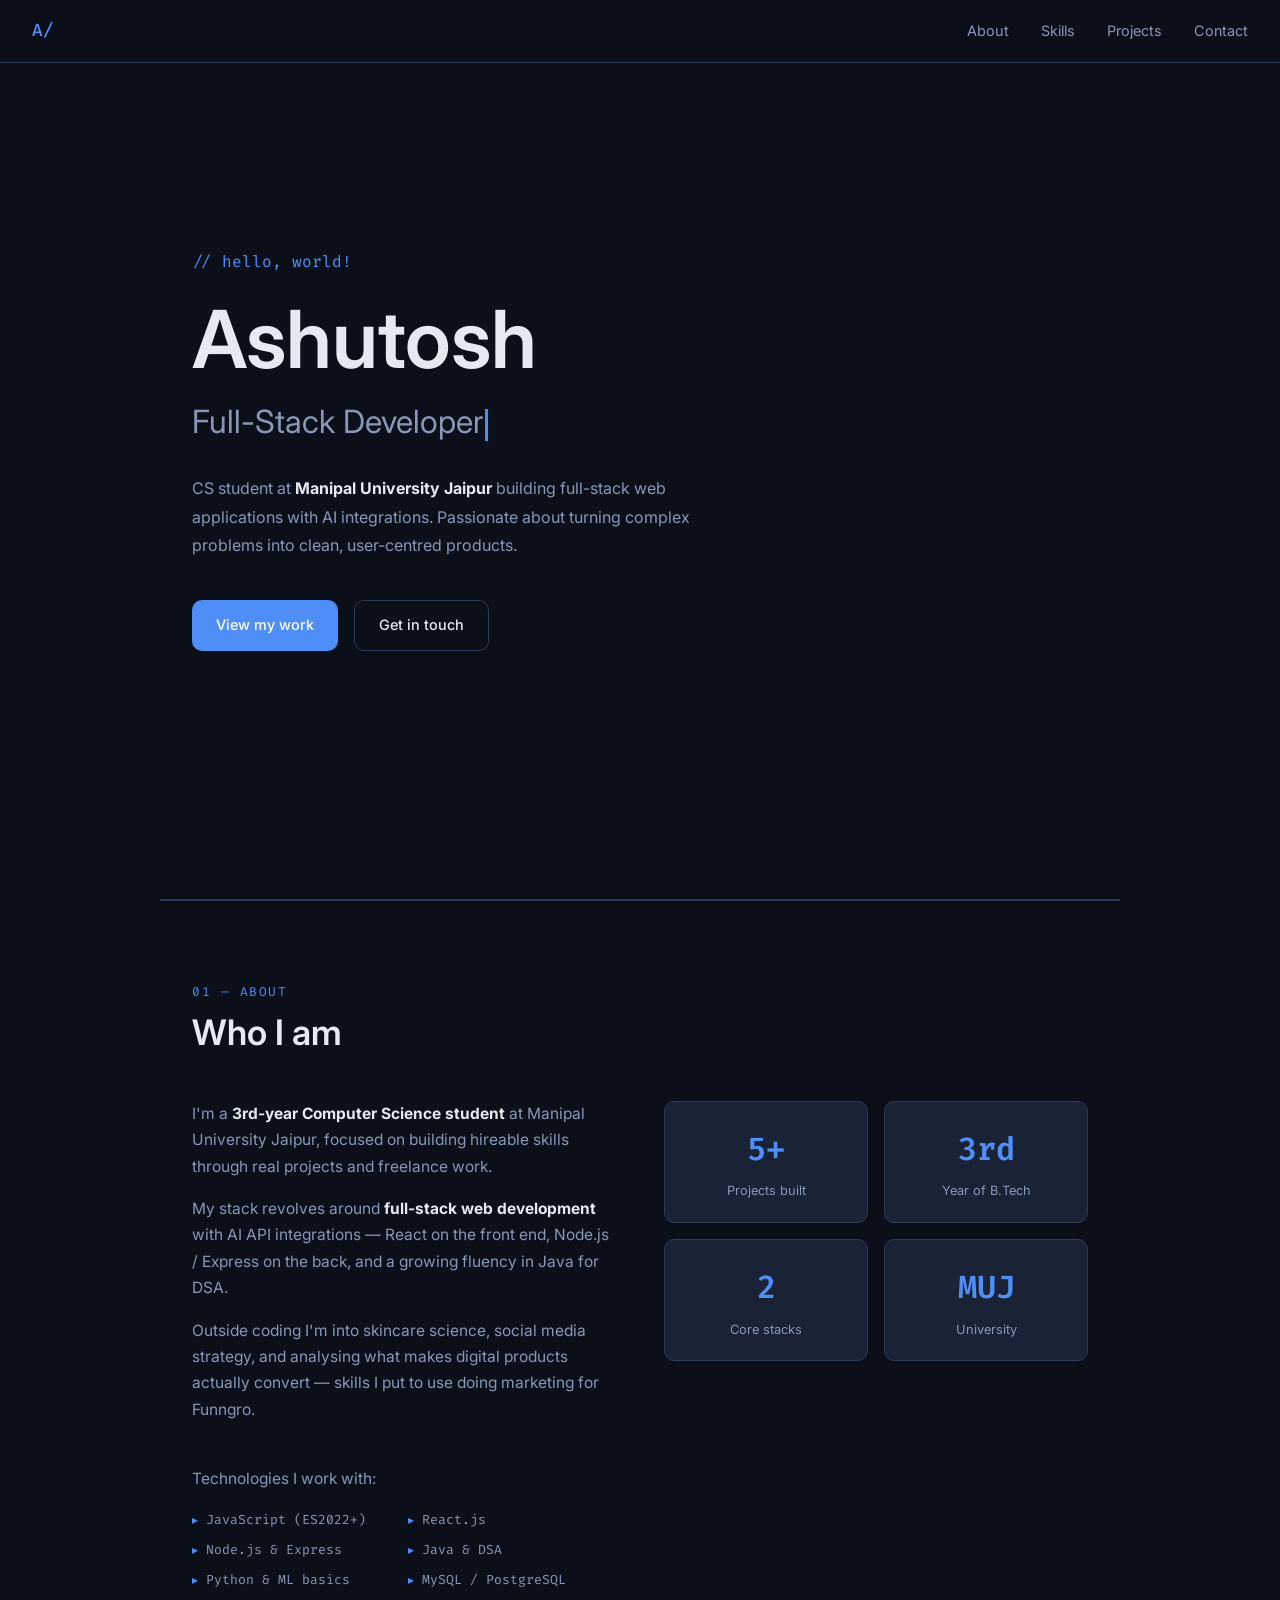
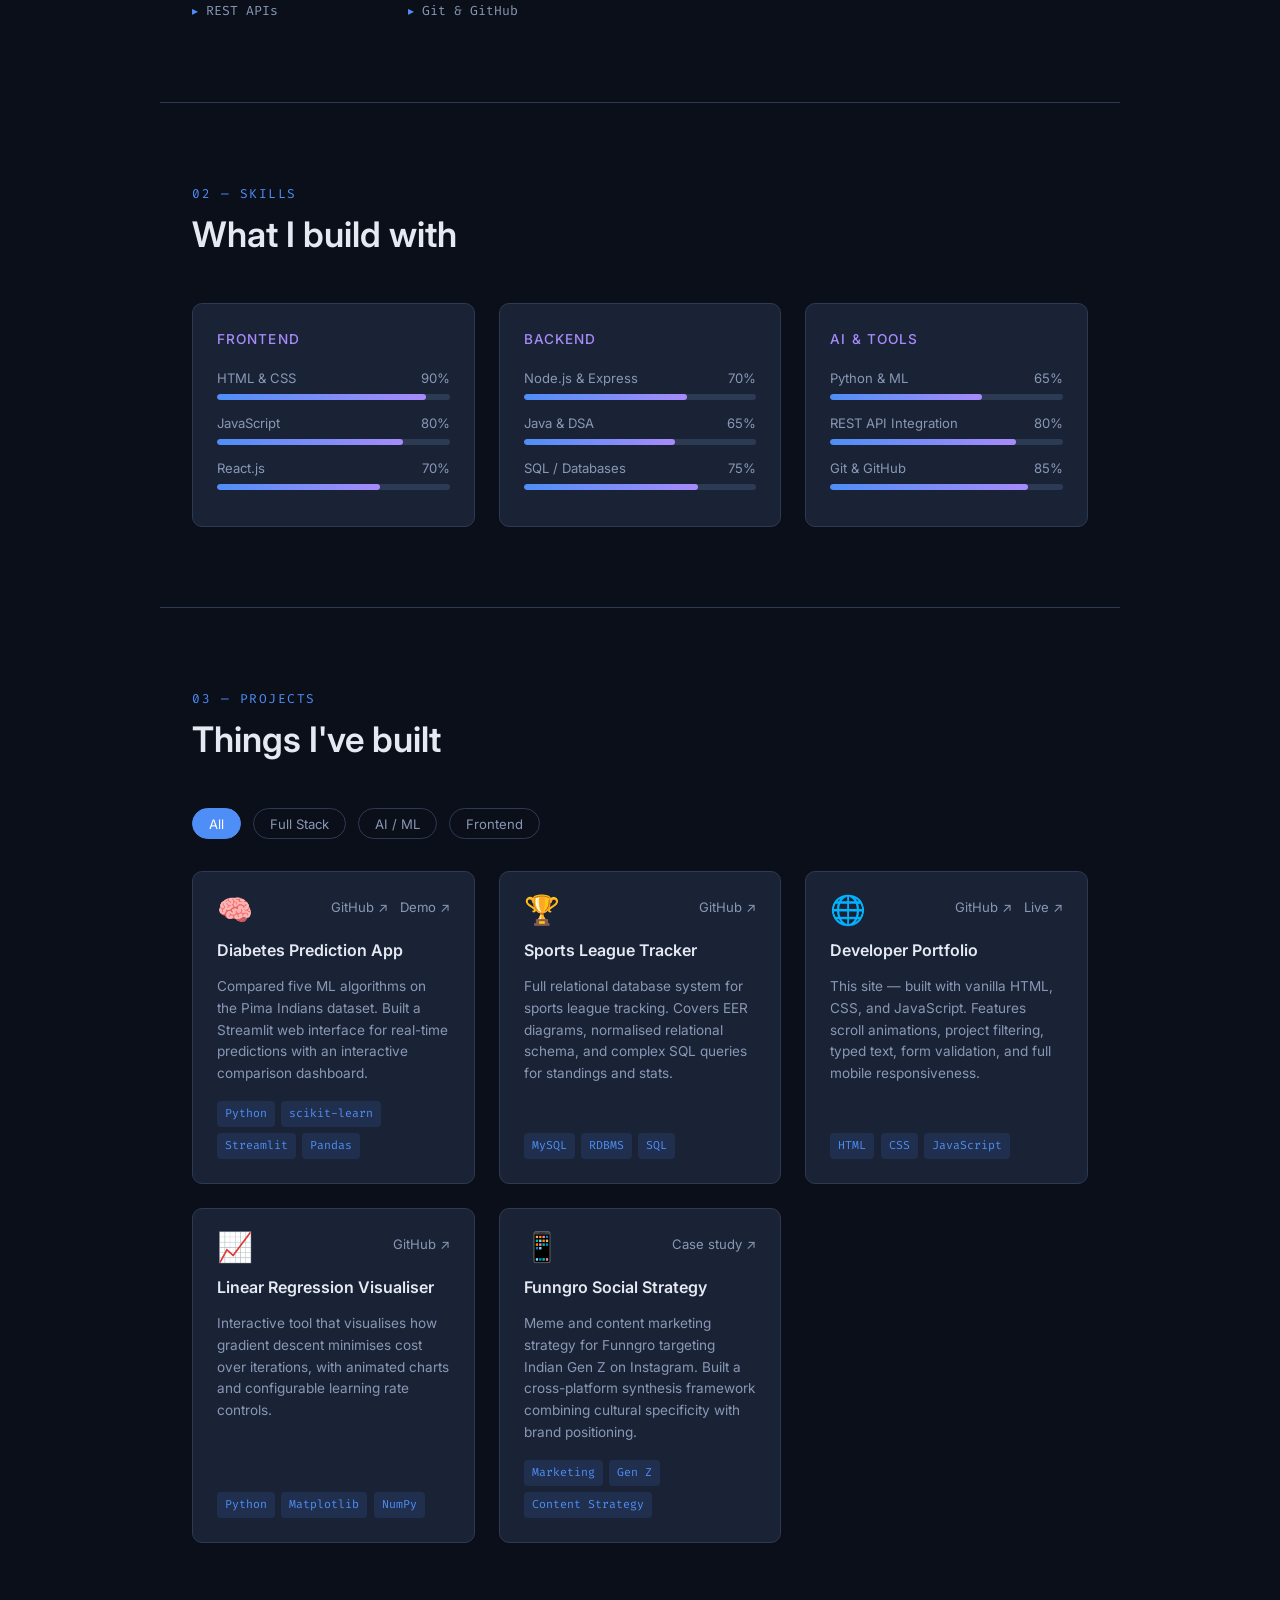
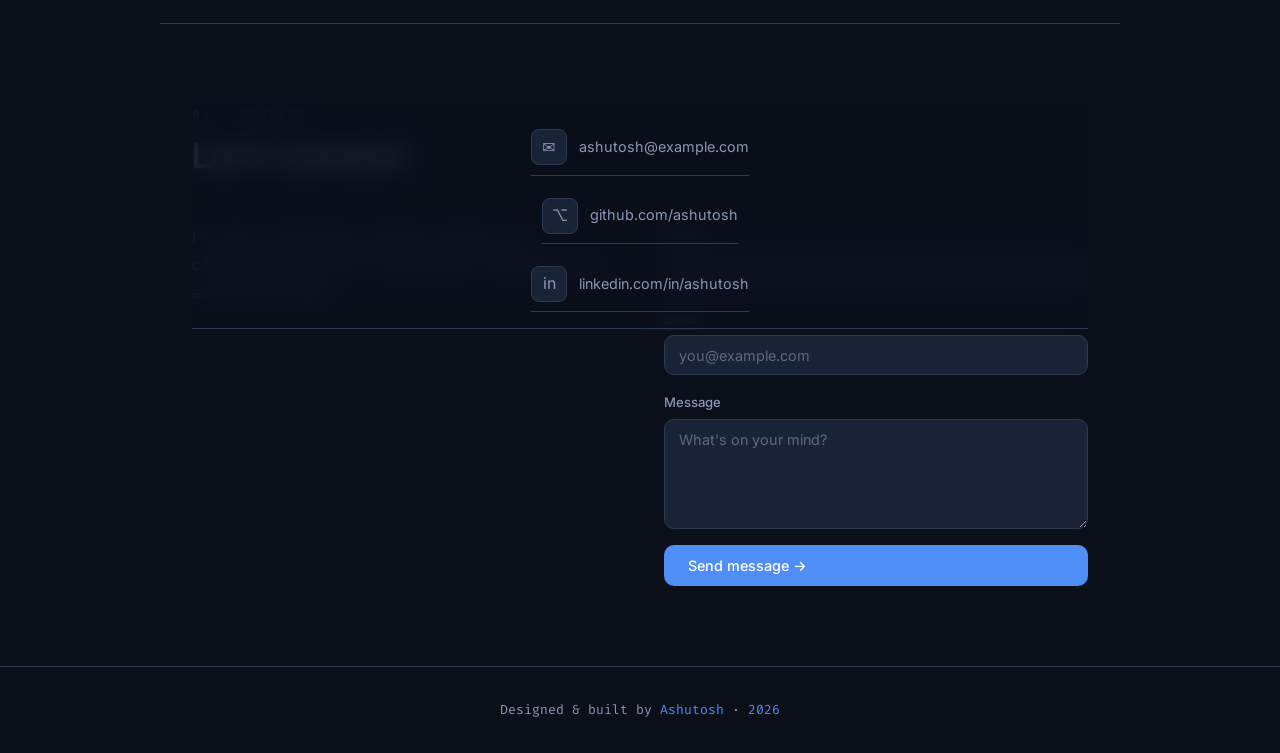
<file: index.html>
<!DOCTYPE html>
<html lang="en">
<head>
  <meta charset="UTF-8" />
  <meta name="viewport" content="width=device-width, initial-scale=1.0" />
  <meta name="description" content="Ashutosh's developer portfolio — full-stack web developer and CS student at Manipal University Jaipur." />
  <title>Ashutosh | Developer Portfolio</title>
  <link rel="preconnect" href="https://fonts.googleapis.com" />
  <link rel="preconnect" href="https://fonts.gstatic.com" crossorigin />
  <link href="https://fonts.googleapis.com/css2?family=Inter:wght@400;500;600&family=Fira+Code:wght@400;500&display=swap" rel="stylesheet" />
  <link rel="stylesheet" href="styles.css" />
</head>
<body>

  <!-- Skip navigation for keyboard / screen reader users -->
  <a class="skip-link" href="#main-content">Skip to main content</a>

  <!-- ── Navigation ── -->
  <nav role="navigation" aria-label="Main navigation">
    <a href="#hero" class="nav-logo" aria-label="Ashutosh — home">A/</a>

    <button
      class="hamburger"
      aria-controls="nav-menu"
      aria-expanded="false"
      aria-label="Open navigation menu"
    >
      <span></span><span></span><span></span>
    </button>

    <ul class="nav-links" id="nav-menu" role="list">
      <li><a href="#about">About</a></li>
      <li><a href="#skills">Skills</a></li>
      <li><a href="#projects">Projects</a></li>
      <li><a href="#contact">Contact</a></li>
    </ul>
  </nav>

  <main id="main-content">

    <!-- ── Hero ── -->
    <section id="hero" aria-label="Introduction">
      <p class="hero-greeting">// hello, world!</p>
      <h1 class="hero-name">Ashutosh</h1>
      <p class="hero-title" aria-live="polite" aria-atomic="true">
        <span id="typed-text"></span><span class="typed-cursor" aria-hidden="true"></span>
      </p>
      <p class="hero-bio">
        CS student at <strong>Manipal University Jaipur</strong> building full-stack web applications
        with AI integrations. Passionate about turning complex problems into clean, user-centred products.
      </p>
      <div class="hero-cta">
        <a href="#projects" class="btn btn-primary">View my work</a>
        <a href="#contact" class="btn btn-outline">Get in touch</a>
      </div>
    </section>

    <!-- ── About ── -->
    <section id="about" aria-labelledby="about-heading">
      <div class="reveal">
        <p class="section-label">01 — about</p>
        <h2 id="about-heading">Who I am</h2>
        <div class="about-grid">
          <div class="about-text">
            <p>
              I'm a <strong>3rd-year Computer Science student</strong> at Manipal University Jaipur,
              focused on building hireable skills through real projects and freelance work.
            </p>
            <p>
              My stack revolves around <strong>full-stack web development</strong> with AI API integrations —
              React on the front end, Node.js / Express on the back, and a growing fluency in Java for DSA.
            </p>
            <p>
              Outside coding I'm into skincare science, social media strategy, and analysing what makes
              digital products actually convert — skills I put to use doing marketing for Funngro.
            </p>
            <br />
            <p class="tech-intro">Technologies I work with:</p>
            <ul class="tech-list" role="list" aria-label="Technologies">
              <li>JavaScript (ES2022+)</li>
              <li>React.js</li>
              <li>Node.js &amp; Express</li>
              <li>Java &amp; DSA</li>
              <li>Python &amp; ML basics</li>
              <li>MySQL / PostgreSQL</li>
              <li>REST APIs</li>
              <li>Git &amp; GitHub</li>
            </ul>
          </div>

          <div class="about-stats" role="list" aria-label="Key stats">
            <div class="stat-card" role="listitem">
              <span class="stat-number" aria-label="5 plus projects completed">5+</span>
              <p class="stat-label">Projects built</p>
            </div>
            <div class="stat-card" role="listitem">
              <span class="stat-number" aria-label="3rd year student">3rd</span>
              <p class="stat-label">Year of B.Tech</p>
            </div>
            <div class="stat-card" role="listitem">
              <span class="stat-number" aria-label="2 core stacks">2</span>
              <p class="stat-label">Core stacks</p>
            </div>
            <div class="stat-card" role="listitem">
              <span class="stat-number" aria-label="Manipal University Jaipur">MUJ</span>
              <p class="stat-label">University</p>
            </div>
          </div>
        </div>
      </div>
    </section>

    <!-- ── Skills ── -->
    <section id="skills" aria-labelledby="skills-heading">
      <div class="reveal">
        <p class="section-label">02 — skills</p>
        <h2 id="skills-heading">What I build with</h2>
        <div class="skills-grid">

          <div class="skill-category" role="region" aria-label="Frontend skills">
            <h3>Frontend</h3>
            <div class="skill-bar-wrap">
              <div class="skill-bar-label"><span>HTML &amp; CSS</span><span>90%</span></div>
              <div class="skill-bar-bg" role="progressbar" aria-valuenow="90" aria-valuemin="0" aria-valuemax="100" aria-label="HTML and CSS proficiency 90%">
                <div class="skill-bar-fill" data-width="90"></div>
              </div>
            </div>
            <div class="skill-bar-wrap">
              <div class="skill-bar-label"><span>JavaScript</span><span>80%</span></div>
              <div class="skill-bar-bg" role="progressbar" aria-valuenow="80" aria-valuemin="0" aria-valuemax="100" aria-label="JavaScript proficiency 80%">
                <div class="skill-bar-fill" data-width="80"></div>
              </div>
            </div>
            <div class="skill-bar-wrap">
              <div class="skill-bar-label"><span>React.js</span><span>70%</span></div>
              <div class="skill-bar-bg" role="progressbar" aria-valuenow="70" aria-valuemin="0" aria-valuemax="100" aria-label="React.js proficiency 70%">
                <div class="skill-bar-fill" data-width="70"></div>
              </div>
            </div>
          </div>

          <div class="skill-category" role="region" aria-label="Backend skills">
            <h3>Backend</h3>
            <div class="skill-bar-wrap">
              <div class="skill-bar-label"><span>Node.js &amp; Express</span><span>70%</span></div>
              <div class="skill-bar-bg" role="progressbar" aria-valuenow="70" aria-valuemin="0" aria-valuemax="100" aria-label="Node.js and Express proficiency 70%">
                <div class="skill-bar-fill" data-width="70"></div>
              </div>
            </div>
            <div class="skill-bar-wrap">
              <div class="skill-bar-label"><span>Java &amp; DSA</span><span>65%</span></div>
              <div class="skill-bar-bg" role="progressbar" aria-valuenow="65" aria-valuemin="0" aria-valuemax="100" aria-label="Java and DSA proficiency 65%">
                <div class="skill-bar-fill" data-width="65"></div>
              </div>
            </div>
            <div class="skill-bar-wrap">
              <div class="skill-bar-label"><span>SQL / Databases</span><span>75%</span></div>
              <div class="skill-bar-bg" role="progressbar" aria-valuenow="75" aria-valuemin="0" aria-valuemax="100" aria-label="SQL and Databases proficiency 75%">
                <div class="skill-bar-fill" data-width="75"></div>
              </div>
            </div>
          </div>

          <div class="skill-category" role="region" aria-label="AI and tools skills">
            <h3>AI &amp; Tools</h3>
            <div class="skill-bar-wrap">
              <div class="skill-bar-label"><span>Python &amp; ML</span><span>65%</span></div>
              <div class="skill-bar-bg" role="progressbar" aria-valuenow="65" aria-valuemin="0" aria-valuemax="100" aria-label="Python and ML proficiency 65%">
                <div class="skill-bar-fill" data-width="65"></div>
              </div>
            </div>
            <div class="skill-bar-wrap">
              <div class="skill-bar-label"><span>REST API Integration</span><span>80%</span></div>
              <div class="skill-bar-bg" role="progressbar" aria-valuenow="80" aria-valuemin="0" aria-valuemax="100" aria-label="REST API Integration proficiency 80%">
                <div class="skill-bar-fill" data-width="80"></div>
              </div>
            </div>
            <div class="skill-bar-wrap">
              <div class="skill-bar-label"><span>Git &amp; GitHub</span><span>85%</span></div>
              <div class="skill-bar-bg" role="progressbar" aria-valuenow="85" aria-valuemin="0" aria-valuemax="100" aria-label="Git and GitHub proficiency 85%">
                <div class="skill-bar-fill" data-width="85"></div>
              </div>
            </div>
          </div>

        </div>
      </div>
    </section>

    <!-- ── Projects ── -->
    <section id="projects" aria-labelledby="projects-heading">
      <div class="reveal">
        <p class="section-label">03 — projects</p>
        <h2 id="projects-heading">Things I've built</h2>

        <div class="projects-filter" role="group" aria-label="Filter projects by category">
          <button class="filter-btn active" data-filter="all">All</button>
          <button class="filter-btn" data-filter="fullstack">Full Stack</button>
          <button class="filter-btn" data-filter="ai">AI / ML</button>
          <button class="filter-btn" data-filter="frontend">Frontend</button>
        </div>

        <div class="projects-grid" role="list" aria-label="Projects">

          <article class="project-card" role="listitem" tabindex="0" data-category="ai fullstack" aria-label="Diabetes Prediction App project">
            <div class="project-top">
              <span class="project-icon" aria-hidden="true">🧠</span>
              <div class="project-links">
                <a href="#" aria-label="View Diabetes Prediction App on GitHub">GitHub ↗</a>
                <a href="#" aria-label="View Diabetes Prediction App live demo">Demo ↗</a>
              </div>
            </div>
            <h3 class="project-title">Diabetes Prediction App</h3>
            <p class="project-desc">
              Compared five ML algorithms on the Pima Indians dataset. Built a Streamlit web interface
              for real-time predictions with an interactive comparison dashboard.
            </p>
            <div class="project-tags" aria-label="Technologies used">
              <span class="tag">Python</span>
              <span class="tag">scikit-learn</span>
              <span class="tag">Streamlit</span>
              <span class="tag">Pandas</span>
            </div>
          </article>

          <article class="project-card" role="listitem" tabindex="0" data-category="fullstack" aria-label="Sports League Tracker project">
            <div class="project-top">
              <span class="project-icon" aria-hidden="true">🏆</span>
              <div class="project-links">
                <a href="#" aria-label="View Sports League Tracker on GitHub">GitHub ↗</a>
              </div>
            </div>
            <h3 class="project-title">Sports League Tracker</h3>
            <p class="project-desc">
              Full relational database system for sports league tracking. Covers EER diagrams,
              normalised relational schema, and complex SQL queries for standings and stats.
            </p>
            <div class="project-tags" aria-label="Technologies used">
              <span class="tag">MySQL</span>
              <span class="tag">RDBMS</span>
              <span class="tag">SQL</span>
            </div>
          </article>

          <article class="project-card" role="listitem" tabindex="0" data-category="frontend" aria-label="Portfolio Website project">
            <div class="project-top">
              <span class="project-icon" aria-hidden="true">🌐</span>
              <div class="project-links">
                <a href="#" aria-label="View Portfolio Website on GitHub">GitHub ↗</a>
                <a href="#" aria-label="View Portfolio Website live">Live ↗</a>
              </div>
            </div>
            <h3 class="project-title">Developer Portfolio</h3>
            <p class="project-desc">
              This site — built with vanilla HTML, CSS, and JavaScript. Features scroll animations,
              project filtering, typed text, form validation, and full mobile responsiveness.
            </p>
            <div class="project-tags" aria-label="Technologies used">
              <span class="tag">HTML</span>
              <span class="tag">CSS</span>
              <span class="tag">JavaScript</span>
            </div>
          </article>

          <article class="project-card" role="listitem" tabindex="0" data-category="ai" aria-label="Linear Regression Visualiser project">
            <div class="project-top">
              <span class="project-icon" aria-hidden="true">📈</span>
              <div class="project-links">
                <a href="#" aria-label="View Linear Regression Visualiser on GitHub">GitHub ↗</a>
              </div>
            </div>
            <h3 class="project-title">Linear Regression Visualiser</h3>
            <p class="project-desc">
              Interactive tool that visualises how gradient descent minimises cost over iterations,
              with animated charts and configurable learning rate controls.
            </p>
            <div class="project-tags" aria-label="Technologies used">
              <span class="tag">Python</span>
              <span class="tag">Matplotlib</span>
              <span class="tag">NumPy</span>
            </div>
          </article>

          <article class="project-card" role="listitem" tabindex="0" data-category="fullstack frontend" aria-label="Funngro Social Strategy project">
            <div class="project-top">
              <span class="project-icon" aria-hidden="true">📱</span>
              <div class="project-links">
                <a href="#" aria-label="View Funngro case study">Case study ↗</a>
              </div>
            </div>
            <h3 class="project-title">Funngro Social Strategy</h3>
            <p class="project-desc">
              Meme and content marketing strategy for Funngro targeting Indian Gen Z on Instagram.
              Built a cross-platform synthesis framework combining cultural specificity with brand positioning.
            </p>
            <div class="project-tags" aria-label="Technologies used">
              <span class="tag">Marketing</span>
              <span class="tag">Gen Z</span>
              <span class="tag">Content Strategy</span>
            </div>
          </article>

        </div>
      </div>
    </section>

    <!-- ── Contact ── -->
    <section id="contact" aria-labelledby="contact-heading">
      <div class="reveal">
        <p class="section-label">04 — contact</p>
        <h2 id="contact-heading">Let's connect</h2>
        <div class="contact-wrapper">

          <div class="contact-info">
            <p>
              I'm open to internships, freelance projects, and collaborations.
              Drop me a message and I'll get back to you as soon as possible.
            </p>
            <nav class="contact-links" aria-label="Contact links">
              <a href="mailto:ashutosh@example.com" class="contact-link" aria-label="Send email to Ashutosh">
                <span class="contact-link-icon" aria-hidden="true">✉️</span>
                ashutosh@example.com
              </a>
              <a href="https://github.com/" target="_blank" rel="noopener noreferrer" class="contact-link" aria-label="Visit Ashutosh's GitHub profile (opens in new tab)">
                <span class="contact-link-icon" aria-hidden="true">⌥</span>
                github.com/ashutosh
              </a>
              <a href="https://linkedin.com/" target="_blank" rel="noopener noreferrer" class="contact-link" aria-label="Visit Ashutosh's LinkedIn profile (opens in new tab)">
                <span class="contact-link-icon" aria-hidden="true">in</span>
                linkedin.com/in/ashutosh
              </a>
            </nav>
          </div>

          <form class="contact-form" id="contact-form" novalidate aria-label="Contact form">
            <div class="form-group" id="group-name">
              <label for="name">Name</label>
              <input type="text" id="name" name="name" placeholder="Your name"
                autocomplete="name" aria-required="true" aria-describedby="name-error" />
              <span class="form-error" id="name-error" role="alert">Please enter your name.</span>
            </div>
            <div class="form-group" id="group-email">
              <label for="email">Email</label>
              <input type="email" id="email" name="email" placeholder="you@example.com"
                autocomplete="email" aria-required="true" aria-describedby="email-error" />
              <span class="form-error" id="email-error" role="alert">Please enter a valid email address.</span>
            </div>
            <div class="form-group" id="group-message">
              <label for="message">Message</label>
              <textarea id="message" name="message" placeholder="What's on your mind?"
                aria-required="true" aria-describedby="message-error"></textarea>
              <span class="form-error" id="message-error" role="alert">Please enter a message (at least 10 characters).</span>
            </div>
            <button type="submit" class="btn btn-primary">Send message →</button>
            <div class="form-success" id="form-success" role="status" aria-live="polite">
              ✓ Message sent — I'll get back to you soon!
            </div>
          </form>

        </div>
      </div>
    </section>

  </main>

  <!-- Footer -->
  <footer>
    <p>Designed &amp; built by <span>Ashutosh</span> · <span id="footer-year"></span></p>
  </footer>

  <!-- Back to top -->
  <button id="back-to-top" aria-label="Back to top">↑</button>

  <script src="script.js"></script>
</body>
</html>
</file>
<file: styles.css>
/* ── Reset & Base ─────────────────────────────────────── */
*, *::before, *::after {
  box-sizing: border-box;
  margin: 0;
  padding: 0;
}

:root {
  --bg:         #0b0f1a;
  --surface:    #111827;
  --card:       #1a2236;
  --border:     #2d3a54;
  --accent:     #4f8ef7;
  --accent2:    #a78bfa;
  --green:      #34d399;
  --text:       #e4e9f2;
  --muted:      #8898b4;
  --radius:     10px;
  --mono:       'Fira Code', monospace;
  --sans:       'Inter', system-ui, sans-serif;
  --transition: 0.25s ease;
}

html {
  scroll-behavior: smooth;
}

body {
  font-family: var(--sans);
  background: var(--bg);
  color: var(--text);
  line-height: 1.7;
  min-height: 100vh;
}

/* ── Skip link (accessibility) ────────────────────────── */
.skip-link {
  position: absolute;
  top: -100%;
  left: 1rem;
  background: var(--accent);
  color: #fff;
  padding: 0.5rem 1rem;
  border-radius: var(--radius);
  font-weight: 600;
  z-index: 9999;
  text-decoration: none;
  transition: top var(--transition);
}

.skip-link:focus {
  top: 1rem;
}

/* ── Navigation ───────────────────────────────────────── */
nav {
  position: fixed;
  top: 0;
  left: 0;
  right: 0;
  z-index: 100;
  display: flex;
  align-items: center;
  justify-content: space-between;
  padding: 1rem 2rem;
  background: rgba(11, 15, 26, 0.85);
  backdrop-filter: blur(12px);
  border-bottom: 1px solid var(--border);
}

.nav-logo {
  font-family: var(--mono);
  font-size: 1.1rem;
  color: var(--accent);
  text-decoration: none;
  font-weight: 500;
}

.nav-links {
  display: flex;
  gap: 2rem;
  list-style: none;
}

.nav-links a {
  color: var(--muted);
  text-decoration: none;
  font-size: 0.9rem;
  transition: color var(--transition);
  position: relative;
}

.nav-links a::after {
  content: '';
  position: absolute;
  bottom: -3px;
  left: 0;
  width: 0;
  height: 2px;
  background: var(--accent);
  transition: width var(--transition);
}

.nav-links a:hover,
.nav-links a[aria-current="page"] {
  color: var(--text);
}

.nav-links a:hover::after,
.nav-links a[aria-current="page"]::after {
  width: 100%;
}

/* Hamburger button */
.hamburger {
  display: none;
  flex-direction: column;
  gap: 5px;
  cursor: pointer;
  background: none;
  border: none;
  padding: 4px;
}

.hamburger span {
  display: block;
  width: 24px;
  height: 2px;
  background: var(--text);
  border-radius: 2px;
  transition: transform var(--transition), opacity var(--transition);
}

.hamburger[aria-expanded="true"] span:nth-child(1) {
  transform: translateY(7px) rotate(45deg);
}
.hamburger[aria-expanded="true"] span:nth-child(2) {
  opacity: 0;
}
.hamburger[aria-expanded="true"] span:nth-child(3) {
  transform: translateY(-7px) rotate(-45deg);
}

/* ── Shared section styles ────────────────────────────── */
section {
  padding: 5rem 2rem;
  max-width: 960px;
  margin: 0 auto;
}

.section-label {
  font-family: var(--mono);
  font-size: 0.8rem;
  color: var(--accent);
  letter-spacing: 0.12em;
  text-transform: uppercase;
  margin-bottom: 0.5rem;
}

h1, h2 {
  line-height: 1.2;
}

h2 {
  font-size: clamp(1.6rem, 4vw, 2.2rem);
  font-weight: 600;
  color: var(--text);
  margin-bottom: 3rem;
}

/* ── Buttons ──────────────────────────────────────────── */
.btn {
  display: inline-flex;
  align-items: center;
  gap: 0.5rem;
  padding: 0.75rem 1.5rem;
  border-radius: var(--radius);
  font-size: 0.9rem;
  font-weight: 500;
  text-decoration: none;
  cursor: pointer;
  border: none;
  font-family: var(--sans);
  transition: transform var(--transition), box-shadow var(--transition), background var(--transition), border-color var(--transition), color var(--transition);
}

.btn:focus-visible {
  outline: 2px solid var(--accent);
  outline-offset: 3px;
}

.btn-primary {
  background: var(--accent);
  color: #fff;
}

.btn-primary:hover {
  background: #3a7de8;
  transform: translateY(-2px);
  box-shadow: 0 8px 24px rgba(79, 142, 247, 0.35);
}

.btn-outline {
  background: transparent;
  color: var(--text);
  border: 1px solid var(--border);
}

.btn-outline:hover {
  border-color: var(--accent);
  color: var(--accent);
  transform: translateY(-2px);
}

/* ── Hero ─────────────────────────────────────────────── */
#hero {
  min-height: 100vh;
  display: flex;
  flex-direction: column;
  justify-content: center;
  padding-top: 5rem;
  border-bottom: 1px solid var(--border);
}

.hero-greeting {
  font-family: var(--mono);
  font-size: 1rem;
  color: var(--accent);
  margin-bottom: 1rem;
}

.hero-name {
  font-size: clamp(2.5rem, 8vw, 5rem);
  font-weight: 600;
  color: var(--text);
  margin-bottom: 0.5rem;
}

.hero-title {
  font-size: clamp(1.2rem, 4vw, 2rem);
  color: var(--muted);
  margin-bottom: 1.5rem;
  min-height: 2.5rem;
}

.typed-cursor {
  display: inline-block;
  width: 3px;
  height: 1em;
  background: var(--accent);
  margin-left: 2px;
  vertical-align: text-bottom;
  animation: blink 1s step-end infinite;
}

@keyframes blink {
  0%, 100% { opacity: 1; }
  50%       { opacity: 0; }
}

.hero-bio {
  max-width: 520px;
  color: var(--muted);
  font-size: 1rem;
  margin-bottom: 2.5rem;
  line-height: 1.8;
}

.hero-bio strong {
  color: var(--text);
}

.hero-cta {
  display: flex;
  gap: 1rem;
  flex-wrap: wrap;
}

/* ── About ────────────────────────────────────────────── */
#about {
  border-top: 1px solid var(--border);
}

.about-grid {
  display: grid;
  grid-template-columns: 1fr 1fr;
  gap: 3rem;
  align-items: start;
}

.about-text p {
  color: var(--muted);
  margin-bottom: 1rem;
  font-size: 0.97rem;
}

.about-text strong {
  color: var(--text);
}

.tech-intro {
  color: var(--muted);
  font-size: 0.88rem;
}

.tech-list {
  list-style: none;
  display: grid;
  grid-template-columns: 1fr 1fr;
  gap: 0.5rem;
  margin-top: 0.5rem;
}

.tech-list li {
  font-family: var(--mono);
  font-size: 0.82rem;
  color: var(--muted);
  display: flex;
  align-items: center;
  gap: 0.5rem;
}

.tech-list li::before {
  content: '▸';
  color: var(--accent);
  font-size: 0.75rem;
}

.about-stats {
  display: grid;
  grid-template-columns: 1fr 1fr;
  gap: 1rem;
}

.stat-card {
  background: var(--card);
  border: 1px solid var(--border);
  border-radius: var(--radius);
  padding: 1.25rem;
  text-align: center;
}

.stat-number {
  font-size: 2rem;
  font-weight: 600;
  color: var(--accent);
  display: block;
  font-family: var(--mono);
}

.stat-label {
  font-size: 0.8rem;
  color: var(--muted);
  margin-top: 0.25rem;
}

/* ── Skills ───────────────────────────────────────────── */
#skills {
  border-top: 1px solid var(--border);
}

.skills-grid {
  display: grid;
  grid-template-columns: repeat(auto-fit, minmax(260px, 1fr));
  gap: 1.5rem;
}

.skill-category {
  background: var(--card);
  border: 1px solid var(--border);
  border-radius: var(--radius);
  padding: 1.5rem;
  transition: border-color var(--transition), transform var(--transition);
}

.skill-category:hover {
  border-color: var(--accent);
  transform: translateY(-3px);
}

.skill-category h3 {
  font-size: 0.85rem;
  font-weight: 500;
  color: var(--accent2);
  margin-bottom: 1rem;
  text-transform: uppercase;
  letter-spacing: 0.08em;
}

.skill-bar-wrap {
  margin-bottom: 0.75rem;
}

.skill-bar-label {
  display: flex;
  justify-content: space-between;
  font-size: 0.82rem;
  color: var(--muted);
  margin-bottom: 0.3rem;
}

.skill-bar-bg {
  height: 6px;
  background: var(--border);
  border-radius: 3px;
  overflow: hidden;
}

.skill-bar-fill {
  height: 100%;
  border-radius: 3px;
  background: linear-gradient(90deg, var(--accent), var(--accent2));
  width: 0;
  transition: width 1.2s cubic-bezier(0.4, 0, 0.2, 1);
}

/* ── Projects ─────────────────────────────────────────── */
#projects {
  border-top: 1px solid var(--border);
}

.projects-filter {
  display: flex;
  gap: 0.75rem;
  flex-wrap: wrap;
  margin-bottom: 2rem;
}

.filter-btn {
  padding: 0.4rem 1rem;
  background: transparent;
  border: 1px solid var(--border);
  border-radius: 20px;
  color: var(--muted);
  font-size: 0.82rem;
  cursor: pointer;
  font-family: var(--sans);
  transition: background var(--transition), border-color var(--transition), color var(--transition);
}

.filter-btn:hover,
.filter-btn.active {
  background: var(--accent);
  border-color: var(--accent);
  color: #fff;
}

.filter-btn:focus-visible {
  outline: 2px solid var(--accent);
  outline-offset: 3px;
}

.projects-grid {
  display: grid;
  grid-template-columns: repeat(auto-fill, minmax(280px, 1fr));
  gap: 1.5rem;
}

.project-card {
  background: var(--card);
  border: 1px solid var(--border);
  border-radius: var(--radius);
  padding: 1.5rem;
  display: flex;
  flex-direction: column;
  gap: 0.75rem;
  transition: border-color var(--transition), transform var(--transition);
}

.project-card:hover {
  border-color: var(--accent);
  transform: translateY(-4px);
}

.project-card:focus-visible {
  outline: 2px solid var(--accent);
  outline-offset: 3px;
}

.project-card[aria-hidden="true"] {
  display: none;
}

.project-top {
  display: flex;
  justify-content: space-between;
  align-items: flex-start;
}

.project-icon {
  font-size: 1.8rem;
  line-height: 1;
}

.project-links {
  display: flex;
  gap: 0.75rem;
}

.project-links a {
  color: var(--muted);
  text-decoration: none;
  font-size: 0.82rem;
  transition: color var(--transition);
}

.project-links a:hover {
  color: var(--accent);
}

.project-links a:focus-visible {
  outline: 2px solid var(--accent);
  outline-offset: 2px;
  border-radius: 3px;
}

.project-title {
  font-size: 1rem;
  font-weight: 600;
  color: var(--text);
}

.project-desc {
  font-size: 0.85rem;
  color: var(--muted);
  line-height: 1.6;
  flex: 1;
}

.project-tags {
  display: flex;
  flex-wrap: wrap;
  gap: 0.4rem;
  margin-top: 0.25rem;
}

.tag {
  font-family: var(--mono);
  font-size: 0.72rem;
  color: var(--accent);
  background: rgba(79, 142, 247, 0.12);
  border-radius: 4px;
  padding: 0.2rem 0.5rem;
}

/* ── Contact ──────────────────────────────────────────── */
#contact {
  border-top: 1px solid var(--border);
}

.contact-wrapper {
  display: grid;
  grid-template-columns: 1fr 1fr;
  gap: 3rem;
  align-items: start;
}

.contact-info p {
  color: var(--muted);
  font-size: 0.95rem;
  margin-bottom: 2rem;
  line-height: 1.8;
}

.contact-links {
  display: flex;
  flex-direction: column;
  gap: 0.75rem;
}

.contact-link {
  display: flex;
  align-items: center;
  gap: 0.75rem;
  color: var(--muted);
  text-decoration: none;
  font-size: 0.9rem;
  padding: 0.6rem 0;
  border-bottom: 1px solid var(--border);
  transition: color var(--transition);
}

.contact-link:hover {
  color: var(--accent);
}

.contact-link:focus-visible {
  outline: 2px solid var(--accent);
  outline-offset: 3px;
  border-radius: 3px;
}

.contact-link-icon {
  width: 36px;
  height: 36px;
  background: var(--card);
  border: 1px solid var(--border);
  border-radius: 8px;
  display: flex;
  align-items: center;
  justify-content: center;
  font-size: 1rem;
  flex-shrink: 0;
}

/* Contact form */
.contact-form {
  display: flex;
  flex-direction: column;
  gap: 1rem;
}

.form-group {
  display: flex;
  flex-direction: column;
  gap: 0.35rem;
}

.form-group label {
  font-size: 0.82rem;
  color: var(--muted);
  font-weight: 500;
}

.form-group input,
.form-group textarea {
  background: var(--card);
  border: 1px solid var(--border);
  border-radius: var(--radius);
  color: var(--text);
  font-family: var(--sans);
  font-size: 0.9rem;
  padding: 0.65rem 0.9rem;
  transition: border-color var(--transition), box-shadow var(--transition);
  resize: vertical;
}

.form-group input:focus,
.form-group textarea:focus {
  outline: none;
  border-color: var(--accent);
  box-shadow: 0 0 0 3px rgba(79, 142, 247, 0.18);
}

.form-group input::placeholder,
.form-group textarea::placeholder {
  color: var(--muted);
  opacity: 0.6;
}

.form-group textarea {
  min-height: 110px;
}

.form-error {
  font-size: 0.78rem;
  color: #f87171;
  display: none;
}

.form-group.has-error input,
.form-group.has-error textarea {
  border-color: #f87171;
}

.form-group.has-error .form-error {
  display: block;
}

.form-success {
  display: none;
  background: rgba(52, 211, 153, 0.12);
  border: 1px solid var(--green);
  border-radius: var(--radius);
  padding: 1rem;
  color: var(--green);
  font-size: 0.9rem;
  text-align: center;
}

/* ── Footer ───────────────────────────────────────────── */
footer {
  border-top: 1px solid var(--border);
  padding: 2rem;
  text-align: center;
  color: var(--muted);
  font-size: 0.82rem;
  font-family: var(--mono);
}

footer span {
  color: var(--accent);
}

/* ── Scroll-reveal ────────────────────────────────────── */
.reveal {
  opacity: 0;
  transform: translateY(24px);
  transition: opacity 0.7s ease, transform 0.7s ease;
}

.reveal.visible {
  opacity: 1;
  transform: translateY(0);
}

/* ── Back to top button ───────────────────────────────── */
#back-to-top {
  position: fixed;
  bottom: 2rem;
  right: 2rem;
  width: 42px;
  height: 42px;
  background: var(--accent);
  color: #fff;
  border: none;
  border-radius: 50%;
  cursor: pointer;
  font-size: 1.2rem;
  display: flex;
  align-items: center;
  justify-content: center;
  opacity: 0;
  pointer-events: none;
  transition: opacity var(--transition), transform var(--transition);
  z-index: 50;
}

#back-to-top.visible {
  opacity: 1;
  pointer-events: auto;
}

#back-to-top:hover {
  transform: translateY(-3px);
}

#back-to-top:focus-visible {
  outline: 2px solid var(--accent);
  outline-offset: 3px;
}

/* ── Responsive — tablet (≤768px) ────────────────────── */
@media (max-width: 768px) {
  nav {
    padding: 1rem 1.25rem;
  }

  .hamburger {
    display: flex;
  }

  .nav-links {
    position: fixed;
    top: 0;
    right: -100%;
    bottom: 0;
    width: 240px;
    flex-direction: column;
    gap: 0;
    background: var(--surface);
    border-left: 1px solid var(--border);
    padding: 5rem 2rem 2rem;
    transition: right var(--transition);
    z-index: 90;
  }

  .nav-links.open {
    right: 0;
  }

  .nav-links li {
    border-bottom: 1px solid var(--border);
  }

  .nav-links a {
    display: block;
    padding: 0.9rem 0;
    font-size: 1rem;
  }

  section {
    padding: 4rem 1.25rem;
  }

  .about-grid {
    grid-template-columns: 1fr;
    gap: 2rem;
  }

  .contact-wrapper {
    grid-template-columns: 1fr;
  }
}

/* ── Responsive — mobile (≤480px) ────────────────────── */
@media (max-width: 480px) {
  .hero-cta {
    flex-direction: column;
  }

  .btn {
    width: 100%;
    justify-content: center;
  }

  .tech-list {
    grid-template-columns: 1fr;
  }
}

/* ── Reduced motion ───────────────────────────────────── */
@media (prefers-reduced-motion: reduce) {
  *, *::before, *::after {
    animation-duration: 0.001ms !important;
    transition-duration: 0.001ms !important;
  }

  .reveal {
    opacity: 1;
    transform: none;
  }
}
</file>
